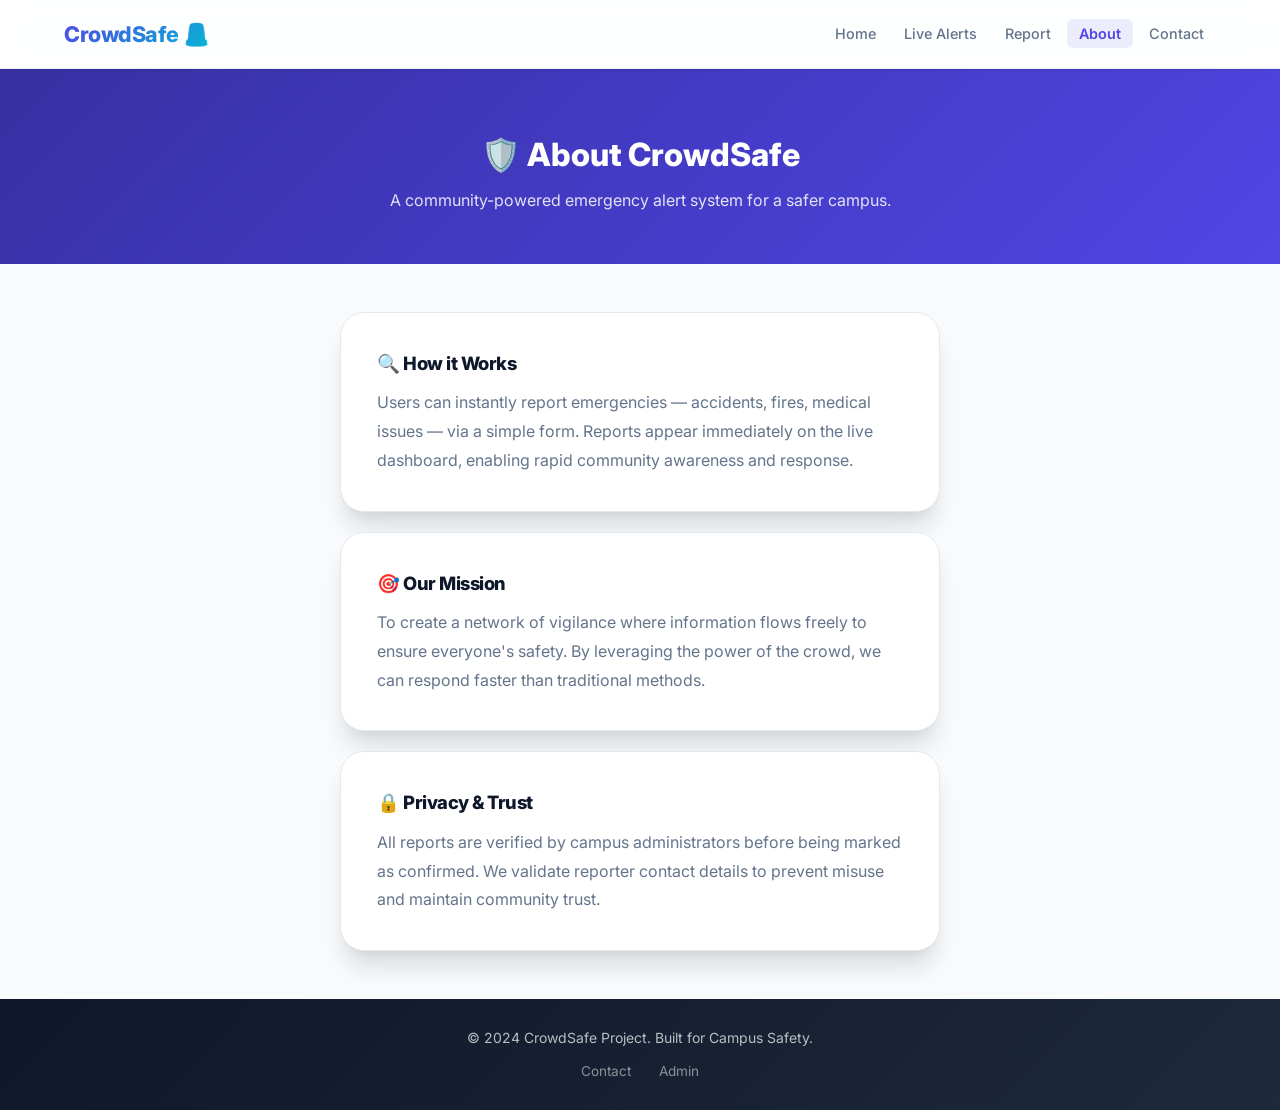
<file: about.html>
<!DOCTYPE html>
<html lang="en">
<head>
    <meta charset="UTF-8">
    <meta name="viewport" content="width=device-width, initial-scale=1.0">
    <title>About - CrowdSafe</title>
    <link rel="stylesheet" href="css/style.css">
</head>
<body>
    <nav class="navbar" id="mainNav">
        <div class="container nav-container">
            <a href="index.html" class="logo">CrowdSafe 🚨</a>
            <ul class="nav-links">
                <li><a href="index.html">Home</a></li>
                <li><a href="alerts.html">Live Alerts</a></li>
                <li><a href="report.html">Report</a></li>
                <li><a href="about.html" class="active">About</a></li>
                <li><a href="contact.html">Contact</a></li>
            </ul>
        </div>
    </nav>

    <div class="page-hero">
        <h1>🛡️ About CrowdSafe</h1>
        <p>A community-powered emergency alert system for a safer campus.</p>
    </div>

    <main class="container" style="padding: 48px 24px;">
        <div style="max-width: 720px; margin: 0 auto; display: flex; flex-direction: column; gap: 20px;">

            <div class="form-wrapper" style="animation: card-in 0.4s ease forwards;">
                <h2 style="font-size: 1.15rem; margin-bottom: 10px;">🔍 How it Works</h2>
                <p style="color: var(--secondary); line-height: 1.8;">Users can instantly report emergencies — accidents, fires, medical issues — via a simple form. Reports appear immediately on the live dashboard, enabling rapid community awareness and response.</p>
            </div>

            <div class="form-wrapper" style="animation: card-in 0.45s ease forwards;">
                <h2 style="font-size: 1.15rem; margin-bottom: 10px;">🎯 Our Mission</h2>
                <p style="color: var(--secondary); line-height: 1.8;">To create a network of vigilance where information flows freely to ensure everyone's safety. By leveraging the power of the crowd, we can respond faster than traditional methods.</p>
            </div>

            <div class="form-wrapper" style="animation: card-in 0.5s ease forwards;">
                <h2 style="font-size: 1.15rem; margin-bottom: 10px;">🔒 Privacy & Trust</h2>
                <p style="color: var(--secondary); line-height: 1.8;">All reports are verified by campus administrators before being marked as confirmed. We validate reporter contact details to prevent misuse and maintain community trust.</p>
            </div>

        </div>
    </main>

    <footer>
        <div class="container">
            <p>© 2024 CrowdSafe Project. Built for Campus Safety.</p>
            <div class="footer-links">
                <a href="contact.html">Contact</a>
                <a href="admin.html">Admin</a>
            </div>
        </div>
    </footer>

    <script src="js/script.js"></script>
</body>
</html>
</file>
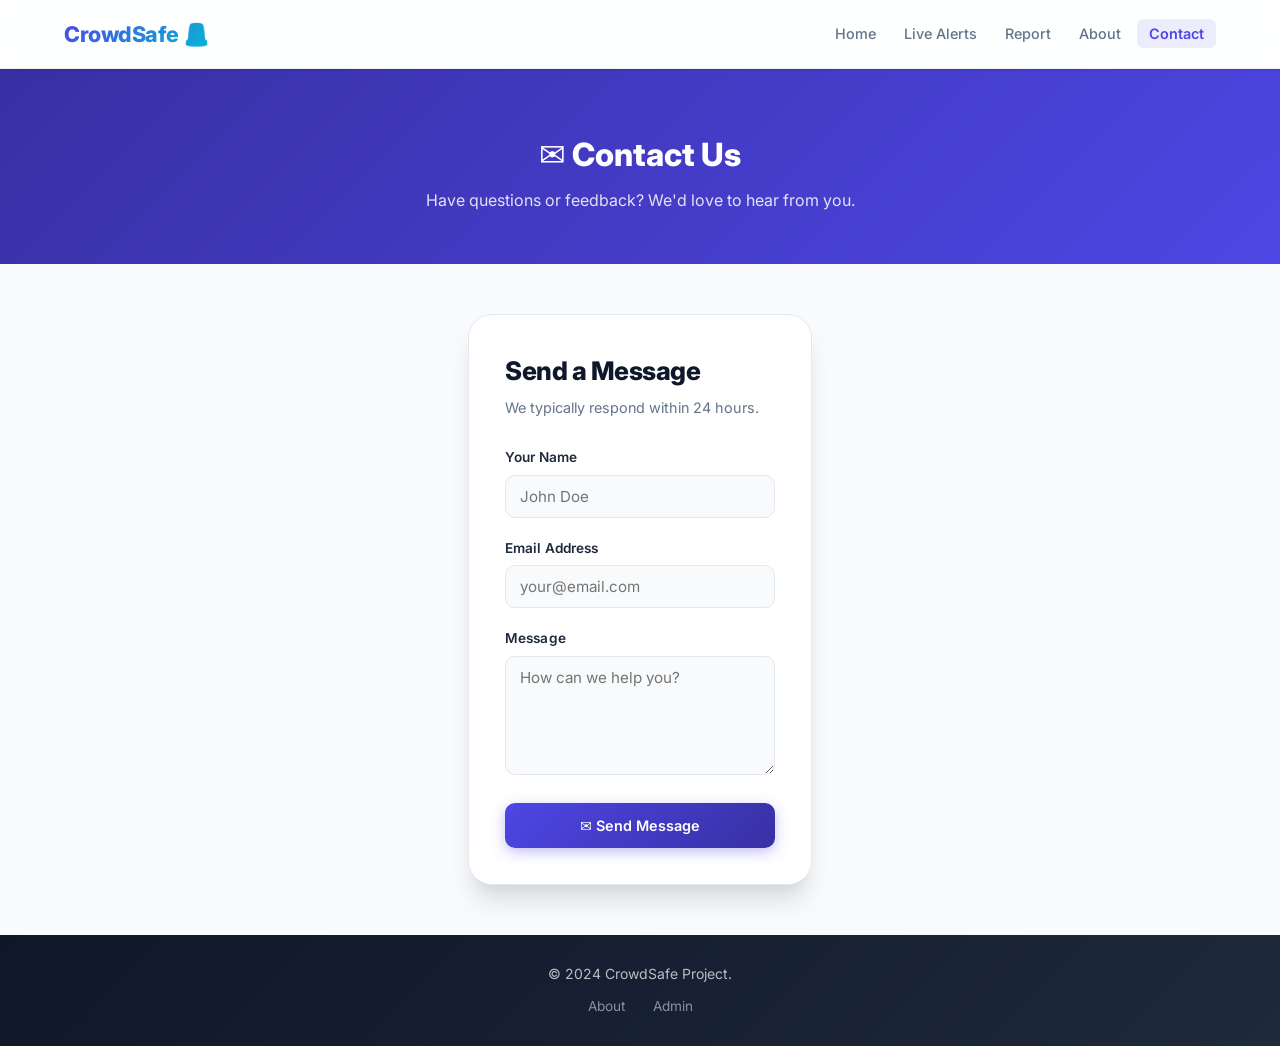
<file: contact.html>
<!DOCTYPE html>
<html lang="en">
<head>
    <meta charset="UTF-8">
    <meta name="viewport" content="width=device-width, initial-scale=1.0">
    <title>Contact Us - CrowdSafe</title>
    <link rel="stylesheet" href="css/style.css">
</head>
<body>
    <nav class="navbar" id="mainNav">
        <div class="container nav-container">
            <a href="index.html" class="logo">CrowdSafe 🚨</a>
            <ul class="nav-links">
                <li><a href="index.html">Home</a></li>
                <li><a href="alerts.html">Live Alerts</a></li>
                <li><a href="report.html">Report</a></li>
                <li><a href="about.html">About</a></li>
                <li><a href="contact.html" class="active">Contact</a></li>
            </ul>
        </div>
    </nav>

    <div class="page-hero">
        <h1>✉️ Contact Us</h1>
        <p>Have questions or feedback? We'd love to hear from you.</p>
    </div>

    <main class="container form-container">
        <div class="form-wrapper" style="animation: card-in 0.4s ease forwards;">
            <h2>Send a Message</h2>
            <p class="subtitle">We typically respond within 24 hours.</p>

            <form id="contactForm">
                <div class="form-group">
                    <label for="c-name">Your Name</label>
                    <input type="text" id="c-name" required placeholder="John Doe">
                </div>
                <div class="form-group">
                    <label for="c-email">Email Address</label>
                    <input type="email" id="c-email" required placeholder="your@email.com">
                </div>
                <div class="form-group">
                    <label for="c-message">Message</label>
                    <textarea id="c-message" rows="5" required placeholder="How can we help you?"></textarea>
                </div>
                <button type="submit" class="btn btn-primary btn-block" style="padding: 14px;">
                    ✉️ Send Message
                </button>
            </form>

            <div id="contact-success" style="display:none; margin-top:20px; text-align:center;">
                <div style="background: linear-gradient(135deg, #d1fae5, #a7f3d0); border:1px solid #6ee7b7; padding: 20px; border-radius: var(--radius-lg);">
                    <div style="font-size:2rem; margin-bottom:8px;">✅</div>
                    <strong style="color: var(--success-dark);">Message sent successfully!</strong>
                    <p style="color:#065f46; font-size:0.9rem; margin-top:4px;">We'll get back to you soon.</p>
                </div>
            </div>
        </div>
    </main>

    <footer>
        <div class="container">
            <p>© 2024 CrowdSafe Project.</p>
            <div class="footer-links">
                <a href="about.html">About</a>
                <a href="admin.html">Admin</a>
            </div>
        </div>
    </footer>

    <script src="js/script.js"></script>
    <script>
        document.addEventListener('DOMContentLoaded', () => {
            const form = document.getElementById('contactForm');
            const successMsg = document.getElementById('contact-success');

            form.addEventListener('submit', (e) => {
                e.preventDefault();

                const contact = {
                    id: Date.now(),
                    name: document.getElementById('c-name').value.trim(),
                    email: document.getElementById('c-email').value.trim(),
                    message: document.getElementById('c-message').value.trim(),
                    timestamp: new Date().toISOString(),
                    read: false
                };

                const contacts = JSON.parse(localStorage.getItem('crowdsafe_contacts') || '[]');
                contacts.unshift(contact);
                localStorage.setItem('crowdsafe_contacts', JSON.stringify(contacts));

                form.style.display = 'none';
                successMsg.style.display = 'block';
            });
        });
    </script>
</body>
</html>
</file>
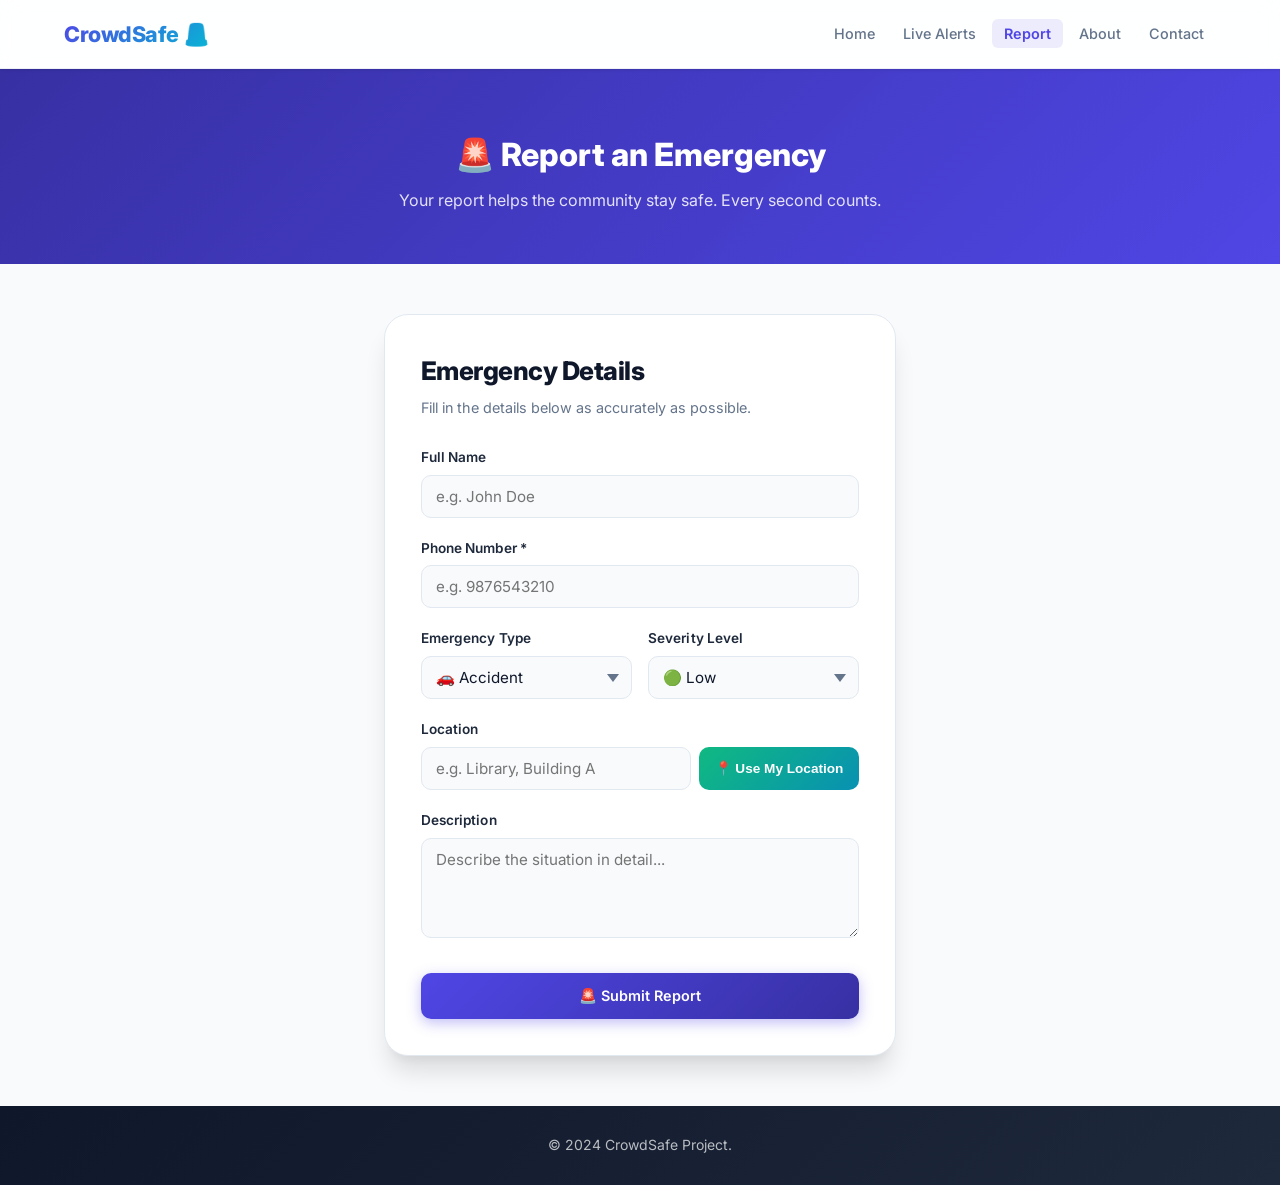
<file: report.html>
<!DOCTYPE html>
<html lang="en">
<head>
    <meta charset="UTF-8">
    <meta name="viewport" content="width=device-width, initial-scale=1.0">
    <title>Report Emergency - CrowdSafe</title>
    <meta name="description" content="Submit an emergency report to alert the campus community instantly.">
    <link rel="stylesheet" href="css/style.css">
</head>
<body>
    <nav class="navbar" id="mainNav">
        <div class="container nav-container">
            <a href="index.html" class="logo">CrowdSafe 🚨</a>
            <ul class="nav-links">
                <li><a href="index.html">Home</a></li>
                <li><a href="alerts.html">Live Alerts</a></li>
                <li><a href="report.html" class="active">Report</a></li>
                <li><a href="about.html">About</a></li>
                <li><a href="contact.html">Contact</a></li>
            </ul>
        </div>
    </nav>

    <!-- Page Hero -->
    <div class="page-hero">
        <h1>🚨 Report an Emergency</h1>
        <p>Your report helps the community stay safe. Every second counts.</p>
    </div>

    <main class="container form-container">
        <div class="form-wrapper" style="animation: card-in 0.4s ease forwards;">
            <h2>Emergency Details</h2>
            <p class="subtitle">Fill in the details below as accurately as possible.</p>

            <form id="reportForm">
                <div class="form-group">
                    <label for="name">Full Name</label>
                    <input type="text" id="name" required placeholder="e.g. John Doe">
                </div>

                <div class="form-group">
                    <label for="phone">Phone Number *</label>
                    <input type="tel" id="phone" required placeholder="e.g. 9876543210" maxlength="15" oninput="validatePhoneInline()">
                    <span id="phone-error" class="field-error" style="display:none;">⚠️ Enter a valid 10-digit phone number.</span>
                </div>

                <div class="form-row">
                    <div class="form-group">
                        <label for="type">Emergency Type</label>
                        <select id="type" required>
                            <option value="Accident">🚗 Accident</option>
                            <option value="Fire">🔥 Fire</option>
                            <option value="Flood">🌊 Flood</option>
                            <option value="Medical">🏥 Medical</option>
                            <option value="Other">⚠️ Other</option>
                        </select>
                    </div>
                    <div class="form-group">
                        <label for="severity">Severity Level</label>
                        <select id="severity" required>
                            <option value="Low">🟢 Low</option>
                            <option value="Medium">🟠 Medium</option>
                            <option value="High">🔴 High</option>
                        </select>
                    </div>
                </div>

                <div class="form-group">
                    <label for="location">Location</label>
                    <div class="location-input-group">
                        <input type="text" id="location" required placeholder="e.g. Library, Building A">
                        <button type="button" id="getLocationBtn" class="btn-location" onclick="fetchCurrentLocation()">📍 Use My Location</button>
                    </div>
                    <input type="hidden" id="report-lat" value="">
                    <input type="hidden" id="report-lng" value="">
                    <span id="location-status" class="field-hint"></span>
                </div>

                <div class="form-group">
                    <label for="description">Description</label>
                    <textarea id="description" rows="4" required placeholder="Describe the situation in detail..."></textarea>
                </div>

                <button type="submit" class="btn btn-primary btn-block" style="margin-top: 8px; padding: 14px;">
                    🚨 Submit Report
                </button>
            </form>
        </div>
    </main>

    <footer>
        <div class="container">
            <p>© 2024 CrowdSafe Project.</p>
        </div>
    </footer>

    <script src="js/script.js"></script>
    <script>
        document.addEventListener('DOMContentLoaded', () => {
            const form = document.getElementById('reportForm');
            form.addEventListener('submit', (e) => {
                e.preventDefault();
                submitReport();
            });
        });
    </script>
</body>
</html>
</file>
<file: css/style.css>
/* ============================================================
   CrowdSafe – Premium Design System
   Google Fonts: Inter
============================================================ */
@import url('https://fonts.googleapis.com/css2?family=Inter:wght@300;400;500;600;700;800&display=swap');

/* --- Variables --- */
:root {
    --primary:        #4f46e5;
    --primary-dark:   #3730a3;
    --primary-light:  #818cf8;
    --accent:         #06b6d4;
    --danger:         #ef4444;
    --danger-dark:    #b91c1c;
    --warning:        #f59e0b;
    --success:        #10b981;
    --success-dark:   #065f46;
    --secondary:      #64748b;
    --light:          #f1f5f9;
    --lighter:        #f8fafc;
    --dark:           #0f172a;
    --dark-mid:       #1e293b;
    --white:          #ffffff;
    --card-bg:        #ffffff;
    --border:         #e2e8f0;

    --shadow-sm:  0 1px 3px rgba(0,0,0,0.08), 0 1px 2px rgba(0,0,0,0.05);
    --shadow:     0 4px 6px -1px rgba(0,0,0,0.1), 0 2px 4px -1px rgba(0,0,0,0.06);
    --shadow-md:  0 10px 15px -3px rgba(0,0,0,0.1), 0 4px 6px -2px rgba(0,0,0,0.05);
    --shadow-lg:  0 20px 25px -5px rgba(0,0,0,0.12), 0 10px 10px -5px rgba(0,0,0,0.04);
    --shadow-glow-primary: 0 0 20px rgba(79,70,229,0.25);
    --shadow-glow-danger:  0 0 20px rgba(239,68,68,0.25);

    --radius-sm:  6px;
    --radius:     10px;
    --radius-lg:  16px;
    --radius-xl:  24px;

    --transition: 0.25s cubic-bezier(0.4, 0, 0.2, 1);

    --font: 'Inter', 'Segoe UI', system-ui, sans-serif;
}

/* --- Reset --- */
*, *::before, *::after {
    margin: 0; padding: 0;
    box-sizing: border-box;
}

html { scroll-behavior: smooth; }

body {
    font-family: var(--font);
    background-color: var(--lighter);
    color: var(--dark);
    line-height: 1.6;
    display: flex;
    flex-direction: column;
    min-height: 100vh;
    -webkit-font-smoothing: antialiased;
}

a { text-decoration: none; color: inherit; }
ul { list-style: none; }

main { flex: 1; }

.container {
    max-width: 1200px;
    margin: 0 auto;
    padding: 0 24px;
}

/* ============================================================
   Navigation
============================================================ */
.navbar {
    background: rgba(255,255,255,0.85);
    backdrop-filter: blur(12px);
    -webkit-backdrop-filter: blur(12px);
    box-shadow: var(--shadow-sm);
    position: sticky;
    top: 0;
    z-index: 1000;
    border-bottom: 1px solid rgba(226,232,240,0.6);
    transition: background var(--transition), box-shadow var(--transition);
}

.navbar.scrolled {
    background: rgba(255,255,255,0.95);
    box-shadow: var(--shadow);
}

.nav-container {
    display: flex;
    justify-content: space-between;
    align-items: center;
    height: 68px;
}

.logo {
    font-size: 1.35rem;
    font-weight: 800;
    background: linear-gradient(135deg, var(--primary), var(--accent));
    -webkit-background-clip: text;
    -webkit-text-fill-color: transparent;
    background-clip: text;
    letter-spacing: -0.5px;
}

.nav-links {
    display: flex;
    gap: 4px;
    align-items: center;
}

.nav-links a {
    font-weight: 500;
    font-size: 0.9rem;
    padding: 6px 12px;
    border-radius: var(--radius-sm);
    color: var(--secondary);
    transition: color var(--transition), background var(--transition);
}

.nav-links a:hover {
    color: var(--primary);
    background: rgba(79,70,229,0.07);
}

.nav-links a.active {
    color: var(--primary);
    font-weight: 600;
    background: rgba(79,70,229,0.1);
}

.btn-admin {
    background: linear-gradient(135deg, var(--dark), var(--dark-mid)) !important;
    color: var(--white) !important;
    padding: 6px 16px !important;
    border-radius: var(--radius) !important;
    font-weight: 600 !important;
    -webkit-text-fill-color: white !important;
}

.btn-admin:hover {
    background: linear-gradient(135deg, #2d3748, var(--dark)) !important;
    transform: translateY(-1px);
    box-shadow: var(--shadow-md) !important;
}

.hamburger { display: none; cursor: pointer; }
.hamburger span {
    display: block; width: 22px; height: 2px;
    background: var(--dark); margin: 5px 0;
    border-radius: 2px;
    transition: var(--transition);
}

/* Alert count badge on nav */
.nav-alert-badge {
    display: inline-flex;
    align-items: center;
    justify-content: center;
    background: var(--danger);
    color: white;
    font-size: 0.65rem;
    font-weight: 700;
    min-width: 18px;
    height: 18px;
    border-radius: 50%;
    margin-left: 4px;
    padding: 0 4px;
    animation: pulse-badge 2s infinite;
}

@keyframes pulse-badge {
    0%, 100% { transform: scale(1); }
    50% { transform: scale(1.15); }
}

/* ============================================================
   Hero Section
============================================================ */
.hero {
    background: linear-gradient(135deg, var(--primary-dark) 0%, var(--primary) 50%, #6d28d9 100%);
    color: var(--white);
    padding: 90px 20px 80px;
    text-align: center;
    position: relative;
    overflow: hidden;
}

.hero::before {
    content: '';
    position: absolute;
    inset: 0;
    background:
        radial-gradient(ellipse at 20% 50%, rgba(99,102,241,0.4) 0%, transparent 60%),
        radial-gradient(ellipse at 80% 20%, rgba(6,182,212,0.3) 0%, transparent 50%);
    pointer-events: none;
}

.hero-wave {
    position: absolute;
    bottom: 0; left: 0;
    width: 100%; height: 60px;
    overflow: hidden;
    line-height: 0;
}
.hero-wave svg { width: 100%; height: 100%; }

.hero .container { position: relative; z-index: 1; }

.hero-eyebrow {
    display: inline-flex;
    align-items: center;
    gap: 6px;
    background: rgba(255,255,255,0.15);
    border: 1px solid rgba(255,255,255,0.25);
    backdrop-filter: blur(8px);
    padding: 5px 14px;
    border-radius: 999px;
    font-size: 0.8rem;
    font-weight: 600;
    letter-spacing: 0.5px;
    text-transform: uppercase;
    margin-bottom: 20px;
    color: rgba(255,255,255,0.9);
}

.live-dot {
    width: 8px; height: 8px;
    background: #4ade80;
    border-radius: 50%;
    animation: live-pulse 1.5s infinite;
}

@keyframes live-pulse {
    0%, 100% { box-shadow: 0 0 0 0 rgba(74,222,128,0.6); }
    50% { box-shadow: 0 0 0 6px rgba(74,222,128,0); }
}

.hero h1 {
    font-size: clamp(2rem, 5vw, 3.2rem);
    font-weight: 800;
    line-height: 1.15;
    margin-bottom: 18px;
    letter-spacing: -1px;
}

.highlight {
    background: linear-gradient(135deg, #fbbf24, #f97316);
    -webkit-background-clip: text;
    -webkit-text-fill-color: transparent;
    background-clip: text;
}

.hero p {
    font-size: 1.1rem;
    margin-bottom: 36px;
    opacity: 0.88;
    max-width: 560px;
    margin-left: auto;
    margin-right: auto;
}

.hero-buttons {
    display: flex;
    gap: 14px;
    justify-content: center;
    flex-wrap: wrap;
}

/* ============================================================
   Buttons
============================================================ */
.btn {
    display: inline-flex;
    align-items: center;
    gap: 6px;
    padding: 11px 22px;
    border: none;
    border-radius: var(--radius);
    cursor: pointer;
    font-weight: 600;
    font-size: 0.9rem;
    font-family: var(--font);
    transition: all var(--transition);
    position: relative;
    overflow: hidden;
}

.btn::after {
    content: '';
    position: absolute;
    inset: 0;
    background: rgba(255,255,255,0);
    transition: background var(--transition);
    border-radius: inherit;
}

.btn:hover::after { background: rgba(255,255,255,0.08); }
.btn:hover { transform: translateY(-2px); box-shadow: var(--shadow-md); }
.btn:active { transform: translateY(0); }

.btn-primary {
    background: linear-gradient(135deg, var(--primary), var(--primary-dark));
    color: var(--white);
    box-shadow: 0 4px 14px rgba(79,70,229,0.35);
}
.btn-primary:hover { box-shadow: 0 6px 20px rgba(79,70,229,0.45); }

.btn-secondary {
    background: rgba(255,255,255,0.15);
    color: var(--white);
    border: 1.5px solid rgba(255,255,255,0.4);
    backdrop-filter: blur(8px);
}
.btn-secondary:hover { background: rgba(255,255,255,0.22); }

/* Logout button – needs visible styling on light backgrounds */
#logoutBtn {
    background: var(--white);
    color: var(--danger);
    border: 2px solid var(--danger);
    backdrop-filter: none;
    font-weight: 700;
    letter-spacing: 0.3px;
}
#logoutBtn:hover {
    background: linear-gradient(135deg, var(--danger), var(--danger-dark));
    color: var(--white);
    border-color: var(--danger);
    box-shadow: 0 6px 20px rgba(239,68,68,0.35);
}

.btn-outline {
    background: transparent;
    border: 2px solid var(--primary);
    color: var(--primary);
}
.btn-outline:hover { background: var(--primary); color: var(--white); }

.btn-danger { background: linear-gradient(135deg, var(--danger), var(--danger-dark)); color: var(--white); }
.btn-danger:hover { box-shadow: 0 6px 20px rgba(239,68,68,0.4); }

.btn-success { background: linear-gradient(135deg, var(--success), var(--success-dark)); color: var(--white); }

.btn-block { width: 100%; justify-content: center; }

/* ============================================================
   Cards & Grid
============================================================ */
.grid-container {
    display: grid;
    grid-template-columns: repeat(auto-fill, minmax(300px, 1fr));
    gap: 20px;
    margin-top: 20px;
}

.card {
    background: var(--card-bg);
    padding: 22px;
    border-radius: var(--radius-lg);
    box-shadow: var(--shadow);
    border-left: 4px solid var(--border);
    transition: all var(--transition);
    position: relative;
    overflow: hidden;
    opacity: 0;
    transform: translateY(18px);
    animation: card-in 0.45s var(--transition) forwards;
}

.card::before {
    content: '';
    position: absolute;
    top: 0; right: 0;
    width: 80px; height: 80px;
    background: radial-gradient(circle, rgba(79,70,229,0.06) 0%, transparent 70%);
    border-radius: 50%;
    pointer-events: none;
}

.card:hover {
    transform: translateY(-6px);
    box-shadow: var(--shadow-lg);
}

@keyframes card-in {
    to { opacity: 1; transform: translateY(0); }
}

/* Stagger delays */
.card:nth-child(1) { animation-delay: 0.05s; }
.card:nth-child(2) { animation-delay: 0.12s; }
.card:nth-child(3) { animation-delay: 0.19s; }
.card:nth-child(4) { animation-delay: 0.26s; }
.card:nth-child(5) { animation-delay: 0.33s; }
.card:nth-child(6) { animation-delay: 0.40s; }

.card h3 {
    font-size: 1rem;
    font-weight: 700;
    margin-bottom: 8px;
    color: var(--dark);
    display: flex;
    align-items: center;
    gap: 6px;
}

.card p { font-size: 0.88rem; color: #64748b; margin-bottom: 5px; }

.card-meta {
    font-size: 0.78rem;
    color: #94a3b8;
    margin-top: 12px;
    border-top: 1px solid var(--border);
    padding-top: 10px;
    display: flex;
    align-items: center;
    gap: 6px;
    flex-wrap: wrap;
}

/* Severity */
.severity-high {
    border-left-color: var(--danger);
    background: linear-gradient(to right, rgba(239,68,68,0.03), var(--white));
}
.severity-high:hover { box-shadow: var(--shadow-lg), var(--shadow-glow-danger); }

.severity-medium {
    border-left-color: var(--warning);
    background: linear-gradient(to right, rgba(245,158,11,0.03), var(--white));
}

.severity-low {
    border-left-color: var(--success);
    background: linear-gradient(to right, rgba(16,185,129,0.03), var(--white));
}

/* ============================================================
   Badges
============================================================ */
.badge {
    display: inline-flex;
    align-items: center;
    gap: 3px;
    padding: 3px 9px;
    border-radius: 999px;
    font-size: 0.72rem;
    font-weight: 700;
    letter-spacing: 0.3px;
    color: white;
}

.badge-high    { background: linear-gradient(135deg, #ef4444, #b91c1c); }
.badge-medium  { background: linear-gradient(135deg, #f59e0b, #d97706); }
.badge-low     { background: linear-gradient(135deg, #10b981, #065f46); }
.badge-verified { background: linear-gradient(135deg, #10b981, #0891b2); }
.badge-pending  { background: linear-gradient(135deg, #f59e0b, #ea580c); }

/* NEW flicker badge */
.badge-new {
    background: linear-gradient(135deg, var(--danger), #dc2626);
    animation: badge-flicker 2s infinite;
    font-size: 0.65rem;
    padding: 2px 7px;
}
@keyframes badge-flicker {
    0%, 90%, 100% { opacity: 1; }
    95% { opacity: 0.5; }
}

/* ============================================================
   Section Titles
============================================================ */
.section-preview {
    padding: 60px 0;
    background: var(--lighter);
}

.section-preview h2,
.section-title {
    font-size: 1.6rem;
    font-weight: 800;
    color: var(--dark);
    text-align: center;
    margin-bottom: 6px;
    letter-spacing: -0.5px;
}

.section-subtitle {
    text-align: center;
    color: var(--secondary);
    font-size: 0.95rem;
    margin-bottom: 30px;
}

/* ============================================================
   Stats Section
============================================================ */
.stats-section {
    display: grid;
    grid-template-columns: repeat(auto-fit, minmax(180px, 1fr));
    gap: 20px;
    margin: 40px 0;
}

.stat-card {
    background: var(--white);
    padding: 24px 20px;
    text-align: center;
    border-radius: var(--radius-lg);
    box-shadow: var(--shadow);
    transition: all var(--transition);
    border-top: 4px solid var(--primary);
    position: relative;
    overflow: hidden;
}

.stat-card::after {
    content: '';
    position: absolute;
    bottom: -20px; right: -20px;
    width: 80px; height: 80px;
    border-radius: 50%;
    background: rgba(79,70,229,0.05);
    transition: var(--transition);
}

.stat-card:hover { transform: translateY(-4px); box-shadow: var(--shadow-lg); }
.stat-card:hover::after { transform: scale(1.5); }

.stat-card h3 {
    font-size: 2.4rem;
    font-weight: 800;
    background: linear-gradient(135deg, var(--primary), var(--accent));
    -webkit-background-clip: text;
    -webkit-text-fill-color: transparent;
    background-clip: text;
    line-height: 1;
    margin-bottom: 6px;
}

.stat-card p {
    font-size: 0.85rem;
    color: var(--secondary);
    font-weight: 500;
    text-transform: uppercase;
    letter-spacing: 0.5px;
}

/* ============================================================
   Forms
============================================================ */
.form-container { padding: 50px 20px; flex: 1; }

.form-wrapper {
    background: var(--white);
    padding: 36px;
    border-radius: var(--radius-xl);
    box-shadow: var(--shadow-lg);
    max-width: 600px;
    margin: 0 auto;
    border: 1px solid var(--border);
}

.form-wrapper h2 {
    font-size: 1.6rem;
    font-weight: 800;
    color: var(--dark);
    margin-bottom: 4px;
    letter-spacing: -0.5px;
}

.subtitle {
    color: var(--secondary);
    font-size: 0.9rem;
    margin-bottom: 28px;
}

/* Floating label group */
.form-group {
    margin-bottom: 20px;
    position: relative;
}

.form-group label {
    display: block;
    margin-bottom: 6px;
    font-weight: 600;
    font-size: 0.85rem;
    color: var(--dark-mid);
    letter-spacing: 0.1px;
}

.form-control,
input[type="text"],
input[type="tel"],
input[type="email"],
input[type="password"],
select,
textarea {
    width: 100%;
    padding: 11px 14px;
    border: 1.5px solid var(--border);
    border-radius: var(--radius);
    font-size: 0.95rem;
    font-family: var(--font);
    color: var(--dark);
    background: var(--lighter);
    transition: border-color var(--transition), box-shadow var(--transition), background var(--transition);
    outline: none;
    appearance: none;
}

.form-control:focus,
input[type="text"]:focus,
input[type="tel"]:focus,
input[type="email"]:focus,
input[type="password"]:focus,
select:focus,
textarea:focus {
    border-color: var(--primary);
    background: var(--white);
    box-shadow: 0 0 0 3px rgba(79,70,229,0.12);
}

select {
    background-image: url("data:image/svg+xml,%3Csvg xmlns='http://www.w3.org/2000/svg' width='12' height='8' viewBox='0 0 12 8'%3E%3Cpath fill='%2364748b' d='M6 8L0 0h12z'/%3E%3C/svg%3E");
    background-repeat: no-repeat;
    background-position: right 12px center;
    padding-right: 36px;
    cursor: pointer;
}

.form-row { display: grid; grid-template-columns: 1fr 1fr; gap: 16px; }

/* ============================================================
   Location Input
============================================================ */
.location-input-group {
    display: flex;
    gap: 8px;
    align-items: stretch;
}

.location-input-group input { flex: 1; }

.btn-location {
    background: linear-gradient(135deg, var(--success), #0891b2);
    color: white;
    border: none;
    white-space: nowrap;
    flex-shrink: 0;
    font-size: 0.85rem;
    border-radius: var(--radius);
    padding: 11px 16px;
    font-weight: 600;
    cursor: pointer;
    transition: all var(--transition);
}

.btn-location:hover { opacity: 0.9; transform: translateY(-1px); box-shadow: var(--shadow-md); }
.btn-location:disabled { opacity: 0.55; cursor: not-allowed; transform: none; box-shadow: none; }

/* Inline validation */
.field-error {
    color: var(--danger);
    font-size: 0.8rem;
    margin-top: 5px;
    display: flex;
    align-items: center;
    gap: 4px;
}

.field-hint {
    font-size: 0.8rem;
    margin-top: 5px;
    display: block;
    transition: color var(--transition);
}

/* ============================================================
   Alerts Page — Header Controls
============================================================ */
.header-controls {
    display: flex;
    justify-content: space-between;
    align-items: center;
    margin-bottom: 24px;
    flex-wrap: wrap;
    gap: 12px;
    padding: 24px 0 0;
}

.header-controls h1 {
    font-size: 1.7rem;
    font-weight: 800;
    color: var(--dark);
    letter-spacing: -0.5px;
}

.filter-group select {
    padding: 9px 14px;
    border-radius: var(--radius);
    border: 1.5px solid var(--border);
    font-family: var(--font);
    font-size: 0.88rem;
    background: var(--white);
    color: var(--dark);
    cursor: pointer;
    transition: border-color var(--transition), box-shadow var(--transition);
    outline: none;
}

.filter-group select:focus {
    border-color: var(--primary);
    box-shadow: 0 0 0 3px rgba(79,70,229,0.12);
}

/* ============================================================
   Admin Panel
============================================================ */
/* Login */
#admin-login {
    display: flex;
    flex-direction: column;
    text-align: center;
}

.login-icon { font-size: 3rem; margin-bottom: 10px; }

#admin-login .subtitle { color: #666; font-size: 0.9rem; margin-bottom: 20px; }
#admin-login label { text-align: left; }

/* Admin Stats */
.admin-stats {
    grid-template-columns: repeat(auto-fit, minmax(160px, 1fr));
    margin-bottom: 24px;
}

.stat-icon { font-size: 1.8rem; margin-bottom: 8px; }

.stat-total   { border-top-color: var(--primary); }
.stat-active  { border-top-color: var(--danger); }
.stat-resolved { border-top-color: var(--success); }
.stat-verified { border-top-color: var(--warning); }

.stat-total   h3 { background: linear-gradient(135deg, var(--primary), var(--primary-light)); -webkit-background-clip: text; background-clip: text; -webkit-text-fill-color: transparent; }
.stat-active  h3 { background: linear-gradient(135deg, var(--danger), #f97316); -webkit-background-clip: text; background-clip: text; -webkit-text-fill-color: transparent; }
.stat-resolved h3 { background: linear-gradient(135deg, var(--success), var(--accent)); -webkit-background-clip: text; background-clip: text; -webkit-text-fill-color: transparent; }
.stat-verified h3 { background: linear-gradient(135deg, var(--warning), #f97316); -webkit-background-clip: text; background-clip: text; -webkit-text-fill-color: transparent; }

/* Admin Toolbar */
.admin-toolbar {
    display: flex;
    flex-wrap: wrap;
    gap: 12px;
    align-items: center;
    margin-bottom: 16px;
    padding: 16px;
    background: var(--white);
    border-radius: var(--radius-lg);
    box-shadow: var(--shadow-sm);
    border: 1px solid var(--border);
}

.search-wrapper {
    display: flex;
    align-items: center;
    border: 1.5px solid var(--border);
    border-radius: var(--radius);
    padding: 0 12px;
    flex: 1;
    min-width: 200px;
    background: var(--lighter);
    transition: border-color var(--transition), box-shadow var(--transition);
}

.search-wrapper:focus-within {
    border-color: var(--primary);
    box-shadow: 0 0 0 3px rgba(79,70,229,0.12);
    background: var(--white);
}

.search-icon { margin-right: 8px; font-size: 0.9rem; opacity: 0.5; }

.search-wrapper input {
    border: none;
    background: transparent;
    outline: none;
    padding: 9px 0;
    width: 100%;
    font-size: 0.9rem;
    font-family: var(--font);
    box-shadow: none;
}

.filter-row { display: flex; gap: 8px; flex-wrap: wrap; }

.filter-row select {
    padding: 9px 32px 9px 12px;
    border-radius: var(--radius);
    border: 1.5px solid var(--border);
    font-size: 0.85rem;
    background: var(--white);
    cursor: pointer;
    width: auto;
    font-family: var(--font);
    transition: border-color var(--transition);
}

.filter-row select:focus { border-color: var(--primary); outline: none; }

/* Admin Table */
.table-container {
    overflow-x: auto;
    margin-top: 8px;
    border-radius: var(--radius-lg);
    box-shadow: var(--shadow);
    border: 1px solid var(--border);
}

.data-table {
    width: 100%;
    border-collapse: collapse;
    background: var(--white);
    font-size: 0.88rem;
}

.data-table th {
    background: linear-gradient(135deg, var(--primary), var(--primary-dark));
    color: white;
    font-weight: 600;
    font-size: 0.8rem;
    letter-spacing: 0.3px;
    padding: 13px 14px;
    text-align: left;
}

.data-table td {
    padding: 12px 14px;
    border-bottom: 1px solid var(--border);
    color: var(--dark-mid);
    vertical-align: middle;
}

.data-table tbody tr {
    transition: background var(--transition);
}

.data-table tbody tr:last-child td { border-bottom: none; }
.data-table tbody tr:hover { background: #f0f4ff; }

.action-btn {
    padding: 5px 10px;
    margin-right: 4px;
    font-size: 0.78rem;
    border-radius: var(--radius-sm);
}

.action-cell { display: flex; gap: 4px; flex-wrap: wrap; }

/* Admin Tabs */
.admin-tabs {
    display: flex;
    gap: 0;
    margin-bottom: 24px;
    border-bottom: 2px solid var(--border);
}

.admin-tab {
    padding: 12px 24px;
    border: none;
    background: transparent;
    font-size: 0.9rem;
    font-weight: 600;
    font-family: var(--font);
    color: var(--secondary);
    cursor: pointer;
    position: relative;
    transition: color var(--transition);
}

.admin-tab:hover { color: var(--primary); }

.admin-tab.active {
    color: var(--primary);
}

.admin-tab.active::after {
    content: '';
    position: absolute;
    bottom: -2px; left: 0; right: 0;
    height: 2px;
    background: linear-gradient(90deg, var(--primary), var(--accent));
    border-radius: 2px 2px 0 0;
}

/* Unread Badge */
.unread-badge {
    background: var(--danger);
    color: white;
    font-size: 0.65rem;
    font-weight: 700;
    min-width: 18px;
    height: 18px;
    border-radius: 50%;
    display: inline-flex;
    align-items: center;
    justify-content: center;
    margin-left: 6px;
    padding: 0 4px;
}

.unread-row { background: #eff6ff !important; border-left: 3px solid var(--primary); }
.unread-row:hover { background: #dbeafe !important; }

.message-preview {
    max-width: 200px;
    overflow: hidden;
    text-overflow: ellipsis;
    white-space: nowrap;
}

/* ============================================================
   Modal
============================================================ */
.modal-overlay {
    position: fixed;
    inset: 0;
    background: rgba(15,23,42,0.6);
    display: flex;
    align-items: center;
    justify-content: center;
    z-index: 2000;
    padding: 20px;
    backdrop-filter: blur(4px);
}

.modal-content {
    background: var(--white);
    border-radius: var(--radius-xl);
    box-shadow: var(--shadow-lg);
    max-width: 550px;
    width: 100%;
    max-height: 80vh;
    overflow-y: auto;
    animation: modalIn 0.2s ease;
    border: 1px solid var(--border);
}

@keyframes modalIn {
    from { transform: scale(0.93) translateY(8px); opacity: 0; }
    to   { transform: scale(1) translateY(0); opacity: 1; }
}

.modal-header {
    display: flex;
    justify-content: space-between;
    align-items: center;
    padding: 20px 24px;
    border-bottom: 1px solid var(--border);
}

.modal-header h3 { margin: 0; font-size: 1.1rem; font-weight: 700; }

.modal-close {
    background: var(--lighter);
    border: none;
    font-size: 1.2rem;
    cursor: pointer;
    color: var(--secondary);
    width: 32px; height: 32px;
    border-radius: 50%;
    display: flex; align-items: center; justify-content: center;
    transition: all var(--transition);
}

.modal-close:hover { background: #fee2e2; color: var(--danger); }
.modal-body { padding: 24px; }

.modal-detail { display: flex; flex-direction: column; gap: 14px; }

.detail-row { display: flex; align-items: flex-start; gap: 12px; }

.detail-label {
    font-weight: 600;
    color: var(--secondary);
    min-width: 110px;
    font-size: 0.82rem;
    text-transform: uppercase;
    letter-spacing: 0.3px;
    padding-top: 2px;
}

.detail-value { font-size: 0.92rem; color: var(--dark); }

.detail-message {
    margin-top: 8px;
    padding-top: 16px;
    border-top: 1px solid var(--border);
}

.detail-message p {
    margin-top: 8px;
    line-height: 1.7;
    color: #444;
    background: var(--lighter);
    padding: 14px;
    border-radius: var(--radius);
    font-size: 0.9rem;
    border: 1px solid var(--border);
}

/* ============================================================
   Live Map
============================================================ */
.alerts-map {
    width: 100%;
    height: 500px;
    border-radius: var(--radius-lg);
    box-shadow: var(--shadow-md);
    margin-top: 10px;
    border: 1.5px solid var(--border);
    z-index: 1;
    animation: card-in 0.4s var(--transition) forwards;
}

.map-hint {
    font-size: 0.8rem;
    color: var(--secondary);
    margin-top: 10px;
    text-align: center;
    background: var(--white);
    padding: 8px 16px;
    border-radius: 999px;
    display: inline-block;
    width: 100%;
    border: 1px solid var(--border);
}

.leaflet-popup-content-wrapper {
    border-radius: var(--radius-lg) !important;
    box-shadow: var(--shadow-lg) !important;
    border: 1px solid var(--border);
}

.leaflet-popup-tip { background: var(--white) !important; }

.map-popup-title { font-weight: 700; font-size: 0.95rem; margin-bottom: 4px; color: var(--dark); }
.map-popup-loc   { font-size: 0.82rem; color: #555; margin-bottom: 4px; }
.map-popup-desc  { font-size: 0.8rem; color: #666; margin-bottom: 6px; border-top: 1px solid #eee; padding-top: 6px; }
.map-popup-meta  { font-size: 0.76rem; color: #888; }

.map-popup-directions {
    display: inline-flex;
    align-items: center;
    gap: 4px;
    margin-top: 8px;
    padding: 5px 12px;
    background: linear-gradient(135deg, var(--primary), var(--primary-dark));
    color: white !important;
    border-radius: var(--radius-sm);
    font-size: 0.78rem;
    font-weight: 600;
    text-decoration: none;
    transition: all var(--transition);
}

.map-popup-directions:hover {
    transform: translateY(-1px);
    box-shadow: 0 3px 10px rgba(79,70,229,0.35);
}

/* ============================================================
   Location Link (Clickable)
============================================================ */
.location-link {
    color: var(--primary);
    cursor: pointer;
    text-decoration: none;
    transition: all var(--transition);
    border-bottom: 1.5px dashed rgba(79,70,229,0.3);
    font-weight: 600;
}

.location-link:hover {
    color: var(--primary-dark);
    border-bottom-color: var(--primary);
    text-shadow: 0 0 8px rgba(79,70,229,0.15);
}

.location-link-text {
    border-bottom-style: dotted;
}

/* ============================================================
   Location Map Modal
============================================================ */
.loc-modal-overlay {
    position: fixed;
    inset: 0;
    background: rgba(15,23,42,0.65);
    display: flex;
    align-items: center;
    justify-content: center;
    z-index: 2000;
    padding: 20px;
    backdrop-filter: blur(6px);
}

.loc-modal-content {
    background: var(--white);
    border-radius: var(--radius-xl);
    box-shadow: var(--shadow-lg);
    max-width: 650px;
    width: 100%;
    overflow: hidden;
    animation: modalIn 0.25s ease;
    border: 1px solid var(--border);
}

.loc-modal-header {
    display: flex;
    justify-content: space-between;
    align-items: center;
    padding: 18px 24px;
    border-bottom: 1px solid var(--border);
    background: linear-gradient(135deg, rgba(79,70,229,0.03), rgba(6,182,212,0.03));
}

.loc-modal-header-info {
    display: flex;
    flex-direction: column;
    gap: 2px;
}

.loc-modal-header-info h3 {
    margin: 0;
    font-size: 1rem;
    font-weight: 700;
    color: var(--dark);
}

.loc-modal-header-info span {
    font-size: 0.78rem;
    color: var(--secondary);
    font-weight: 500;
}

.loc-modal-map {
    width: 100%;
    height: 350px;
}

.loc-modal-footer {
    display: flex;
    justify-content: space-between;
    align-items: center;
    padding: 14px 24px;
    border-top: 1px solid var(--border);
    background: var(--lighter);
}

.btn-directions {
    display: inline-flex;
    align-items: center;
    gap: 6px;
    padding: 10px 20px;
    background: linear-gradient(135deg, #10b981, #0891b2);
    color: white;
    border: none;
    border-radius: var(--radius);
    font-size: 0.88rem;
    font-weight: 700;
    font-family: var(--font);
    cursor: pointer;
    text-decoration: none;
    transition: all var(--transition);
    box-shadow: 0 4px 14px rgba(16,185,129,0.3);
}

.btn-directions:hover {
    transform: translateY(-2px);
    box-shadow: 0 6px 20px rgba(16,185,129,0.45);
}

.btn-close-modal {
    padding: 8px 18px;
    background: var(--white);
    border: 1.5px solid var(--border);
    border-radius: var(--radius);
    font-size: 0.85rem;
    font-weight: 600;
    font-family: var(--font);
    color: var(--secondary);
    cursor: pointer;
    transition: all var(--transition);
}

.btn-close-modal:hover {
    background: #fee2e2;
    color: var(--danger);
    border-color: #fecaca;
}

@media (max-width: 768px) {
    .loc-modal-content { margin: 10px; }
    .loc-modal-map { height: 260px; }
    .loc-modal-footer { flex-direction: column; gap: 10px; }
    .btn-directions { width: 100%; justify-content: center; }
}

/* ============================================================
   Footer
============================================================ */
footer {
    background: linear-gradient(135deg, var(--dark), var(--dark-mid));
    color: rgba(255,255,255,0.7);
    padding: 28px 0;
    text-align: center;
    margin-top: auto;
    font-size: 0.875rem;
}

.footer-links { margin-top: 10px; }

.footer-links a {
    margin: 0 12px;
    color: rgba(255,255,255,0.5);
    transition: color var(--transition);
    font-size: 0.85rem;
}

.footer-links a:hover { color: var(--primary-light); }

/* ============================================================
   About / Contact pages
============================================================ */
.page-hero {
    background: linear-gradient(135deg, var(--primary-dark), var(--primary));
    color: var(--white);
    padding: 60px 20px 50px;
    text-align: center;
}

.page-hero h1 { font-size: 2rem; font-weight: 800; margin-bottom: 8px; }
.page-hero p  { opacity: 0.85; font-size: 1rem; }

/* ============================================================
   Extra Utilities
============================================================ */
.btn-location-nav {
    background: linear-gradient(135deg, var(--success), #0891b2);
    color: white;
}

/* ============================================================
   Responsive
============================================================ */
@media (max-width: 768px) {
    .nav-links { display: none; }
    .hamburger { display: block; }
    .hero h1 { font-size: 1.8rem; }
    .form-row { grid-template-columns: 1fr; }
    .hero-buttons { flex-direction: column; align-items: center; }
    .location-input-group { flex-direction: column; }
    .admin-toolbar { flex-direction: column; }
    .filter-row { flex-direction: column; }
    .action-cell { flex-direction: column; }
    .admin-tabs { flex-wrap: wrap; }
    .admin-tab { padding: 10px 16px; font-size: 0.85rem; }
    .modal-content { margin: 10px; }
    .header-controls h1 { font-size: 1.3rem; }
    .form-wrapper { padding: 24px; }
}
</file>
